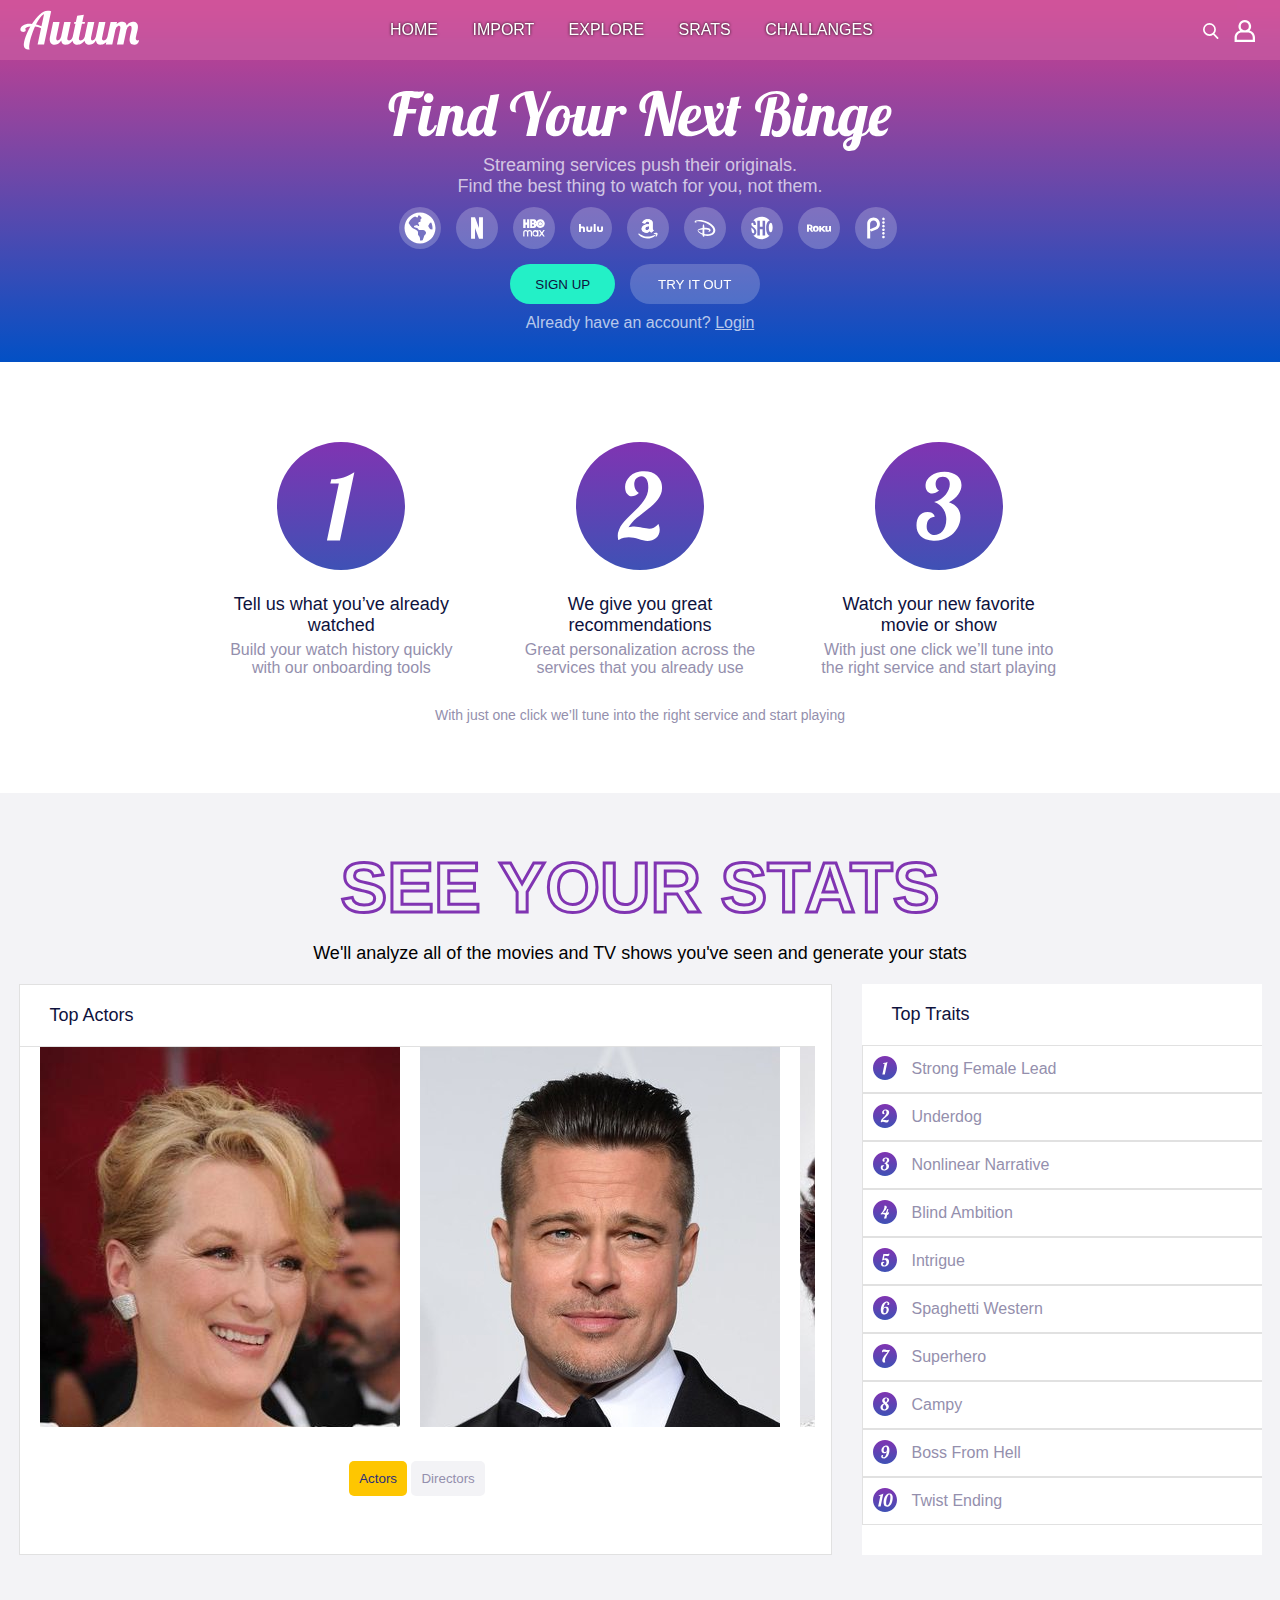
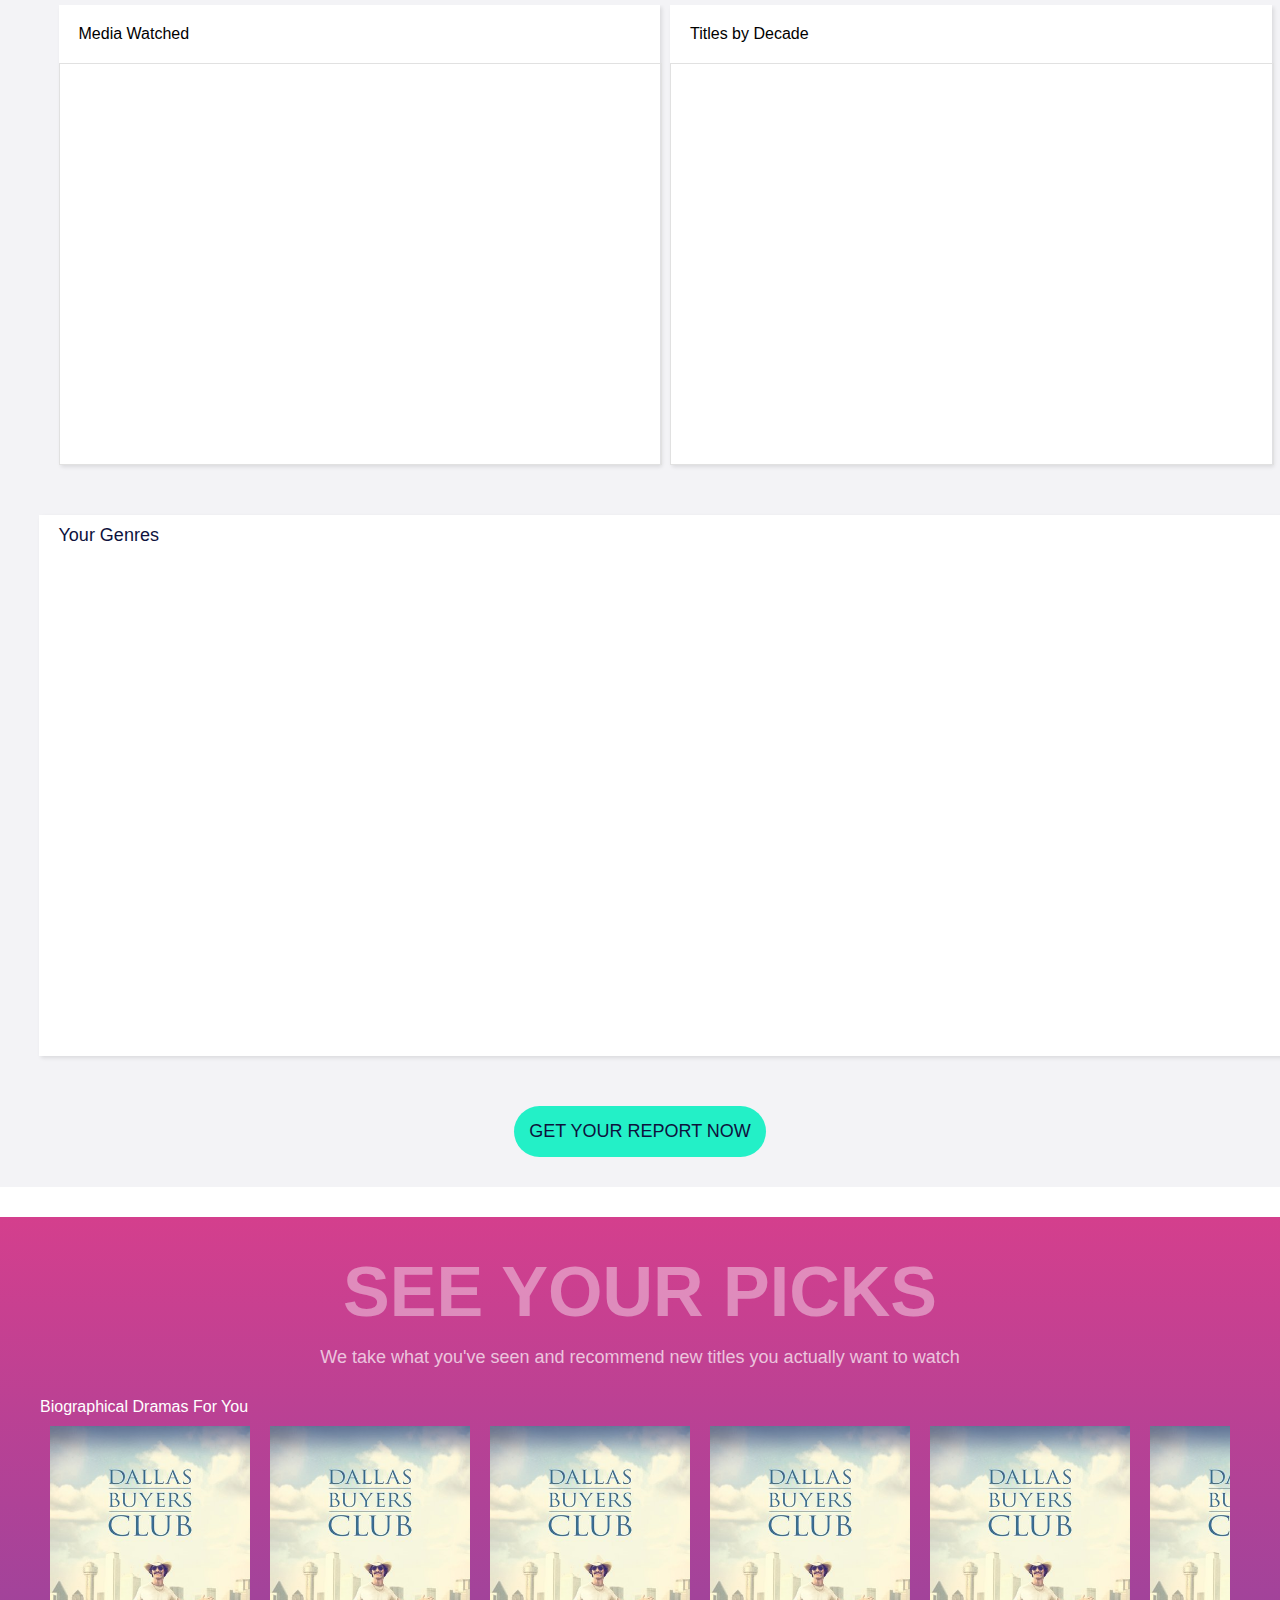
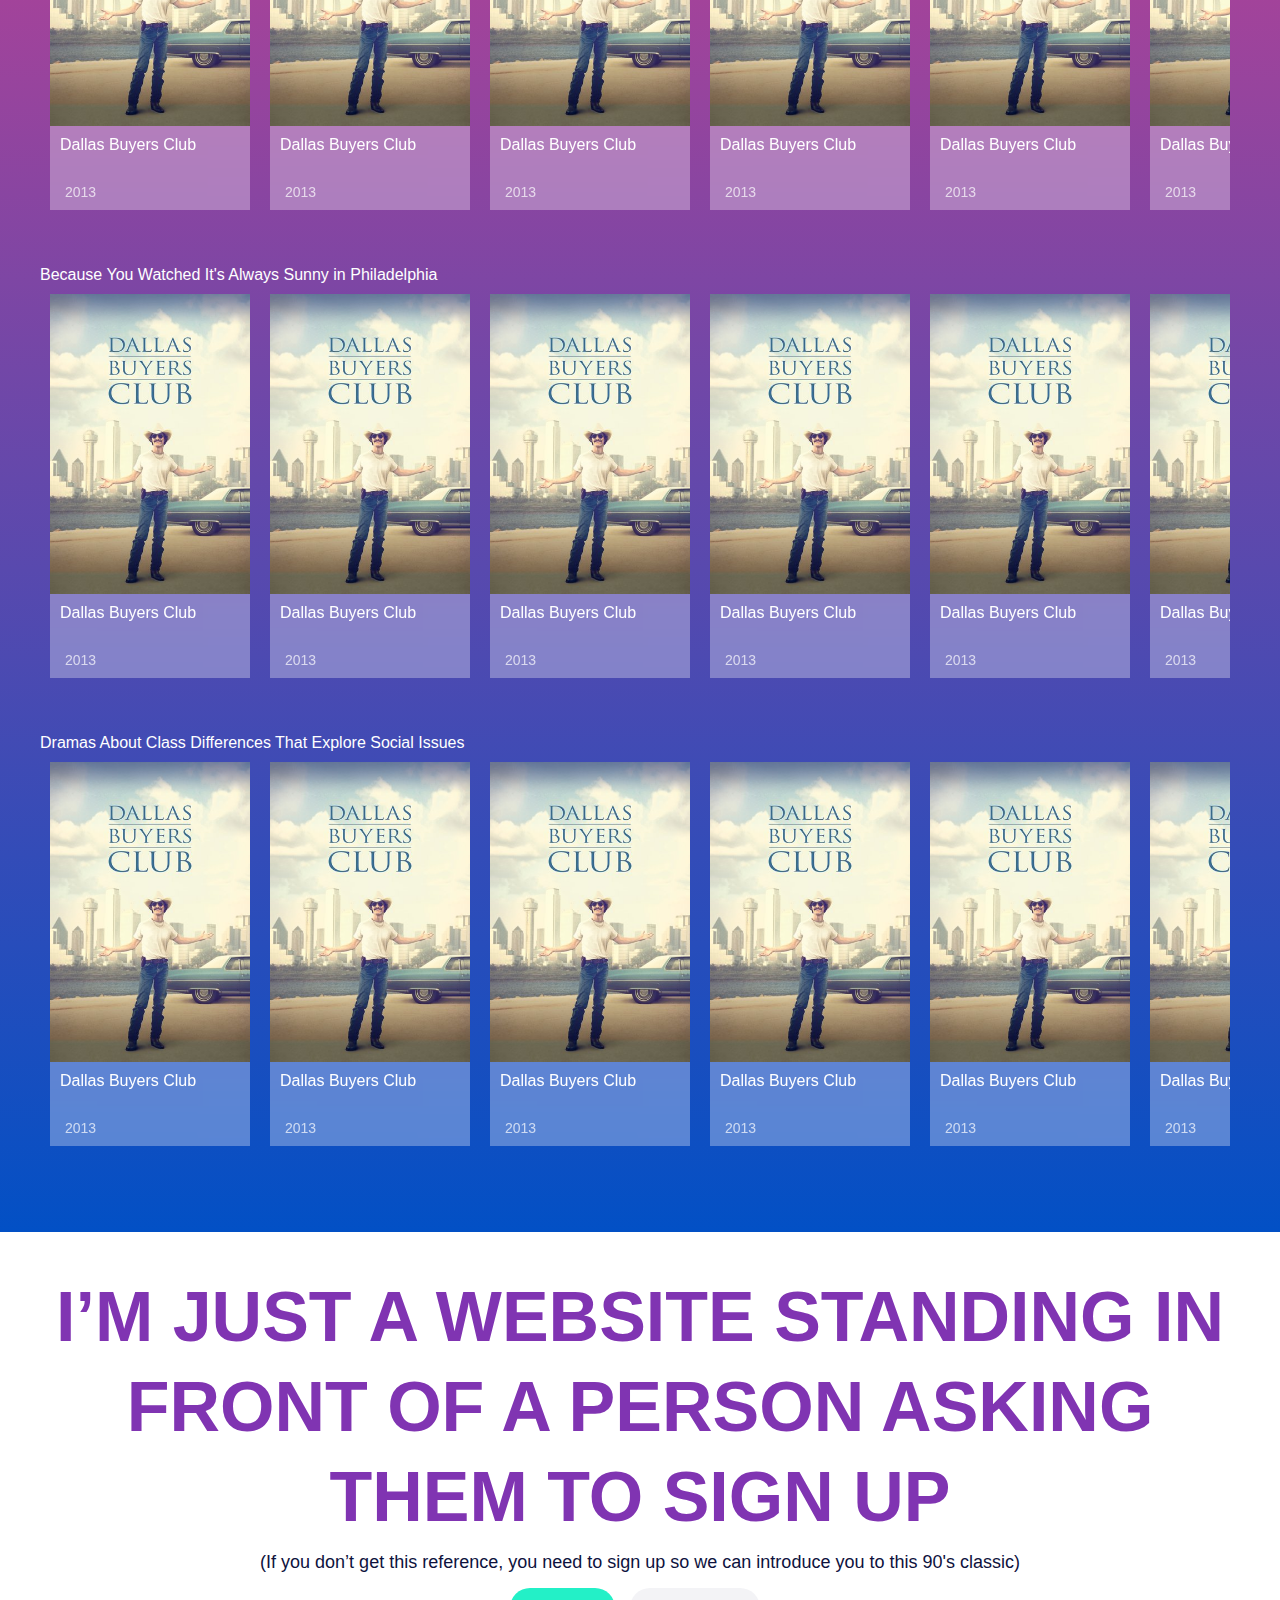
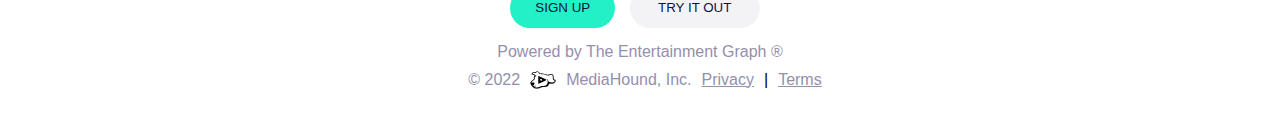
<file: html/index.html>
<!DOCTYPE html>
<html lang="en">

<head>
  <meta charset="UTF-8">
  <meta http-equiv="X-UA-Compatible" content="IE=edge">
  <meta name="viewport" content="width=device-width, initial-scale=1.0">
  <!-- css引入 -->
  <link rel="stylesheet" href="../css/default.css">
  <link rel="stylesheet" href="../css/index.css">
  <!-- ECharts引入 -->
  <script type="text/javascript" src="https://cdn.staticfile.org/echarts/4.3.0/echarts.min.js"></script>
  <title>Autumn - Find Your Next Binge</title>
</head>

<body>
  <!-- 头部 -->
  <div class="header">
    <!-- 导航 -->
    <div class="nav">
      <!-- 导航左侧悬浮区域 -->
      <div class="nav_left">
        <embed src="../src/SVG/logo.svg" type="image/svg+xml">
      </div>
      <!-- 导航右侧悬浮区域 -->
      <div class="nav_right">
        <object class="search" data="../src/SVG/search.svg" type="image/svg+xml"></object>
        <object class="user" data="../src/SVG/user.svg" type="image/svg+xml"></object>
      </div>
      <!-- 中间区域 -->
      <div class="nav_middle">
        <a href="javascript:;" id="home">HOME</a>
        <a href="javascript:;">IMPORT</a>
        <a href="javascript:;">EXPLORE</a>
        <a href="javascript:;">SRATS</a>
        <a href="javascript:;">CHALLANGES</a>
      </div>
    </div>
  </div>

  <!-- 内容区 -->
  <div class="container">
    <!-- 第一行大slogan -->
    <div class="title">
      <embed src="../src/SVG/slogan.svg" type="image/svg+xml">
    </div>
    <!-- 第二行文字 -->
    <div class="slogan">
      <p>Streaming services push their originals.<br>
        Find the best thing to watch for you, not them.</p>
    </div>
    <!-- 第三行流媒体 -->
    <div class="media_table">
      <a href="javascript:;">
        <span><embed src="../src/SVG/global.svg" type="image/svg+xml"></span>
      </a>
      <a href="javascript:;">
        <span><embed src="../src/SVG/netflix.svg" type="image/svg+xml"></span>
      </a>
      <a href="javascript:;">
        <span><embed src="../src/SVG/HBO.svg" type="image/svg+xml"></span>
      </a>
      <a href="javascript:;">
        <span><embed src="../src/SVG/hulu.svg" type="image/svg+xml"></span>
      </a>
      <a href="javascript:;">
        <span><embed src="../src/SVG/am.svg" type="image/svg+xml"></span>
      </a>
      <a href="javascript:;">
        <span><embed src="../src/SVG/disney.svg" type="image/svg+xml"></span>
      </a>
      <a href="javascript:;">
        <span><embed src="../src/SVG/SHO.svg" type="image/svg+xml"></span>
      </a>
      <a href="javascript:;">
        <span><embed src="../src/SVG/roku.svg" type="image/svg+xml"></span>
      </a>
      <a href="javascript:;">
        <span><embed src="../src/SVG/p.svg" type="image/svg+xml"></span>
      </a>
    </div>
    <!-- 第四行两个按钮 -->
    <div class="btn_table">
      <span>
        <button>SIGN UP</button>
        <button>TRY IT OUT</button>
      </span>
    </div>
    <!-- 第五行文本和登录 -->
    <div class="text">
      <p>Already have an account?</p>
      <a href="javascript:;">Login</a>
    </div>
  </div>

  <!-- 介绍区 -->
  <div class="introduce">
    <!-- 提供的服务 -->
    <div class="step_table">
      <!-- item -->
      <div class="step_item">
        <span>
          <embed src="../src/SVG/1.svg" type="image/svg+xml">
        </span>
        <p>Tell us what you’ve already watched</p>
        <p>Build your watch history quickly with our onboarding tools</p>
      </div>
      <!-- item -->
      <div class="step_item">
        <span>
          <embed src="../src/SVG/2.svg" type="image/svg+xml">
        </span>
        <p>We give you great recommendations</p>
        <p> Great personalization across the services that you already use</p>
      </div>
      <!-- item -->
      <div class="step_item">
        <span>
          <embed src="../src/SVG/3.svg" type="image/svg+xml">
        </span>
        <p>Watch your new favorite movie or show</p>
        <p>With just one click we’ll tune into the right service and start playing</p>
      </div>
    </div>
    <!-- item下的文本 -->
    <div class="txt">
      <p>With just one click we’ll tune into the right service and start playing</p>
    </div>
  </div>

  <!-- 数据统计区 -->
  <div class="stats">
    <!-- 标题 -->
    <div class="sub_title">See Your Stats</div>
    <p class="tips">We'll analyze all of the movies and TV shows you've seen and generate your stats</p>
    <div class="box">
      <!-- 数据统计左侧(明星卡片) -->
      <div class="card_list">
        <!-- 题目 -->
        <p>Top Actors</p>
        <!-- 卡片表 -->
        <div class="card_table">
          <!-- 引入内联框架 -->
          <iframe src="./starList.html" frameborder="0"></iframe>
          <!-- 两个按钮 -->
          <div class="btn_comb">
            <button>Actors</button>
            <button>Directors</button>
          </div>
        </div>
      </div>

      <!-- 数据统计右侧(热点) -->
      <div class="topic">
        <!-- 题目 -->
        <p>Top Traits</p>
        <!-- 热点话题列表 -->
        <ul>
          <li>
            <embed src="../src/SVG/1.svg" type="image/svg+xml">
            <p class="topic_item">Strong Female Lead</p>
          </li>
          <li>
            <embed src="../src/SVG/2.svg" type="image/svg+xml">
            <p class="topic_item">Underdog</p>
          </li>
          <li>
            <embed src="../src/SVG/3.svg" type="image/svg+xml">
            <p class="topic_item">Nonlinear Narrative</p>
          </li>
          <li>
            <embed src="../src/SVG/4.svg" type="image/svg+xml">
            <p class="topic_item">Blind Ambition</p>
          </li>
          <li>
            <embed src="../src/SVG/5.svg" type="image/svg+xml">
            <p class="topic_item">Intrigue</p>
          </li>
          <li>
            <embed src="../src/SVG/6.svg" type="image/svg+xml">
            <p class="topic_item">Spaghetti Western</p>
          </li>
          <li>
            <embed src="../src/SVG/7.svg" type="image/svg+xml">
            <p class="topic_item">Superhero</p>
          </li>
          <li>
            <embed src="../src/SVG/8.svg" type="image/svg+xml">
            <p class="topic_item">Campy</p>
          </li>
          <li>
            <embed src="../src/SVG/9.svg" type="image/svg+xml">
            <p class="topic_item">Boss From Hell</p>
          </li>
          <li>
            <embed src="../src/SVG/10.svg" type="image/svg+xml">
            <p class="topic_item">Twist Ending</p>
          </li>
        </ul>
      </div>
    </div>


  </div>

  <!-- 图表区 -->
  <div class="charts">
    <div class="column_box">
      <div class="box">
        <!-- 左侧图表 -->
        <div class="chart_left">
          <!-- 标题 -->
          <div>
            <p>Media Watched</p>
          </div>
          <!-- 图表 -->
          <div id="pan" class="pan" style="width: 100%; height:400px;"></div>
        </div>

        <!-- 右侧图表 -->
        <div class="chart_right">
          <!-- 标题 -->
          <div>
            <p>Titles by Decade</p>
          </div>
          <!-- 图表 -->
          <div class="straight" id="straight" style="width: 100%; height:400px">
          </div>
        </div>

      </div>

      <!-- 下方图表 -->
      <div class="chart_bottom">
        <!-- 标题 -->
        <div>
          <p>Your Genres</p>
        </div>
        <div id="chart_sun" class="chart_sun" style="width: 100%; height:500px;">
        </div>
      </div>
    </div>


    <!-- 下方图表按钮 -->
    <div class="report">
      <button>GET YOUR REPORT NOW</button>
    </div>
  </div>

  <!-- 电影选择区 -->
  <div class="p_box">
    <div class="pick">
      <!-- 标题和slogan -->
      <div>see your picks</div>
      <div>We take what you've seen and recommend new titles you actually want to watch</div>
      <!-- 电影选择 -->
      <div class="film_intro">Biographical Dramas For You</div>
      <!-- 卡片列表 -->
      <iframe src="../html/movieCard.html" frameborder="0"></iframe>
      <!-- 电影选择 -->
      <div class="film_intro">Because You Watched It's Always Sunny in Philadelphia</div>
      <!-- 卡片列表 -->
      <iframe src="../html/movieCard.html" frameborder="0"></iframe>
      <!-- 电影选择 -->
      <div class="film_intro">Dramas About Class Differences That Explore Social Issues</div>
      <!-- 卡片列表 -->
      <iframe src="../html/movieCard.html" frameborder="0"></iframe>
    </div>
  </div>

  <!-- 底部 -->
  <div class="footer">
    <div class="cell">
      <!-- 标题 -->
      <div>I’M JUST A WEBSITE STANDING IN FRONT OF A PERSON ASKING THEM TO SIGN UP</div>
      <!-- 副标题 -->
      <div>(If you don’t get this reference, you need to sign up so we can introduce you to this 90's classic)</div>
      <!-- 按钮组 -->
      <div class="btn_table">
        <span>
          <button>SIGN UP</button>
          <button style="  background-color: #f3f3f6;
          color: #0e123d;">TRY IT OUT</button>
        </span>
      </div>
      <!-- copyright -->
      <div class="copyright">Powered by The Entertainment Graph ®</div>
      <!-- 商标 -->
      <div class="meta">
        <p>© 2022</p>
        <embed src="../src/SVG/doggo.svg" type="image/svg+xml">
          <a href="javascript:;">MediaHound, Inc.</a>
          <a href="javascript:;">Privacy</a>
          <span>|</span>
          <a href="javascript:;">Terms</a>
      </div>
    </div>
  </div>
</body>
<script type="text/javascript" src="../js/stright.js"></script>
<script type="text/javascript" src="../js/pan.js"></script>
<script type="text/javascript" src="../js/sun.js"></script>

</html>
</file>
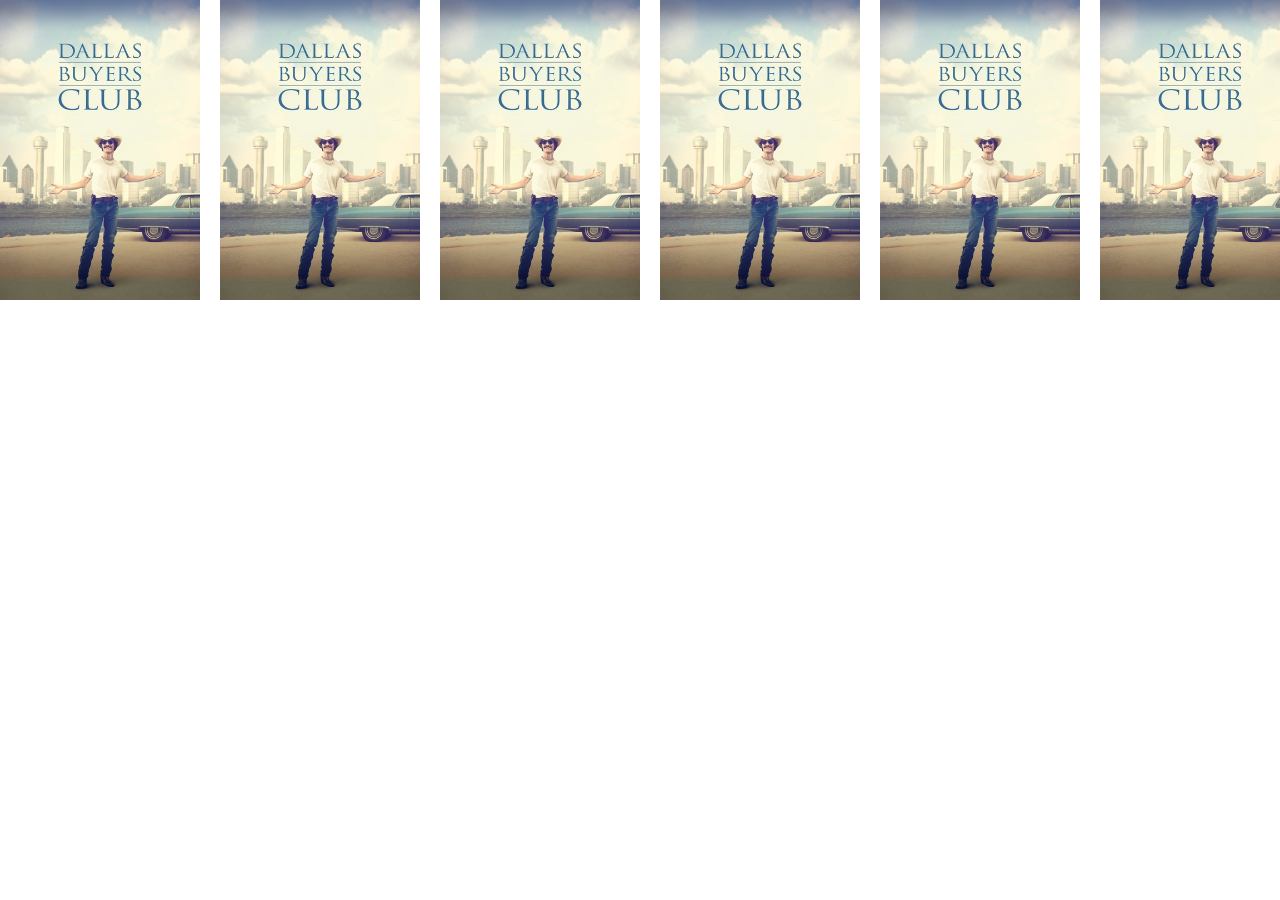
<file: html/movieCard.html>
<!DOCTYPE html>
<html lang="en">
<head>
  <meta charset="UTF-8">
  <meta http-equiv="X-UA-Compatible" content="IE=edge">
  <meta name="viewport" content="width=device-width, initial-scale=1.0">
  <link rel="stylesheet" href="../css/default.css">
  <link rel="stylesheet" href="../css/movieList.css">
  <title>电影卡片</title>
</head>
<body>
  <!-- 电影列表 -->
  <div class="movieList">
    <!-- 电影卡片 -->
    <div class="movieCard">
      <img src="../src/pic/buyer(m).jpg" alt="">
      <a href="javascript:;">Dallas Buyers Club</a>
      <div>2013</div>
    </div>
      <!-- 电影卡片 -->
      <div class="movieCard">
        <img src="../src/pic/buyer(m).jpg" alt="">
        <a href="javascript:;">Dallas Buyers Club</a>
        <div>2013</div>
      </div>
        <!-- 电影卡片 -->
    <div class="movieCard">
      <img src="../src/pic/buyer(m).jpg" alt="">
      <a href="javascript:;">Dallas Buyers Club</a>
      <div>2013</div>
    </div>
      <!-- 电影卡片 -->
      <div class="movieCard">
        <img src="../src/pic/buyer(m).jpg" alt="">
        <a href="javascript:;">Dallas Buyers Club</a>
        <div>2013</div>
      </div>
        <!-- 电影卡片 -->
    <div class="movieCard">
      <img src="../src/pic/buyer(m).jpg" alt="">
      <a href="javascript:;">Dallas Buyers Club</a>
      <div>2013</div>
    </div>
      <!-- 电影卡片 -->
      <div class="movieCard">
        <img src="../src/pic/buyer(m).jpg" alt="">
        <a href="javascript:;">Dallas Buyers Club</a>
        <div>2013</div>
      </div>
        <!-- 电影卡片 -->
    <div class="movieCard">
      <img src="../src/pic/buyer(m).jpg" alt="">
      <a href="javascript:;">Dallas Buyers Club</a>
      <div>2013</div>
    </div>
      <!-- 电影卡片 -->
      <div class="movieCard">
        <img src="../src/pic/buyer(m).jpg" alt="">
        <a href="javascript:;">Dallas Buyers Club</a>
        <div>2013</div>
      </div>
        <!-- 电影卡片 -->
    <div class="movieCard">
      <img src="../src/pic/buyer(m).jpg" alt="">
      <a href="javascript:;">Dallas Buyers Club</a>
      <div>2013</div>
    </div>
      <!-- 电影卡片 -->
      <div class="movieCard">
        <img src="../src/pic/buyer(m).jpg" alt="">
        <a href="javascript:;">Dallas Buyers Club</a>
        <div>2013</div>
      </div>
  </div>
</body>
</html>
</file>
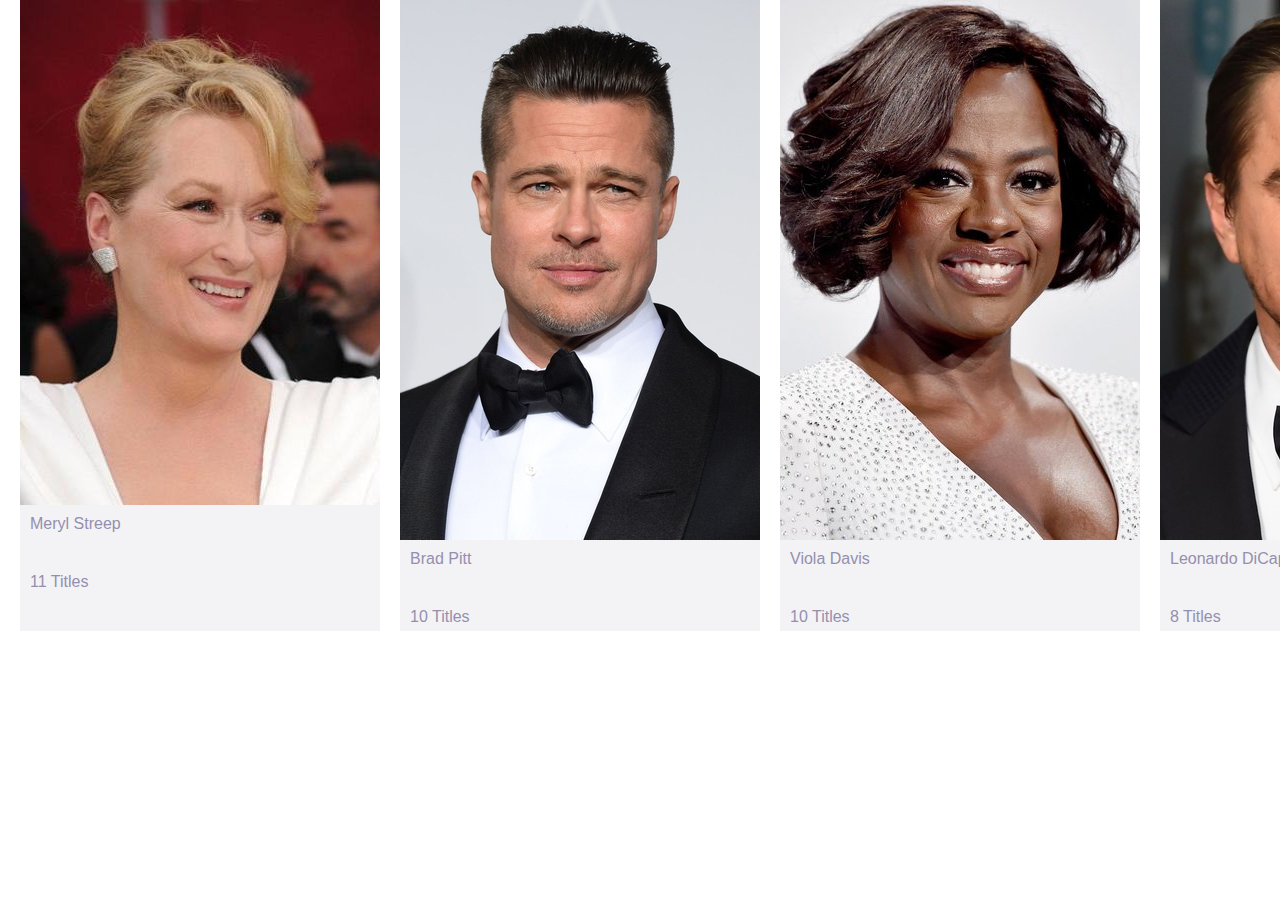
<file: html/starList.html>
<!DOCTYPE html>
<html lang="en">
<head>
  <meta charset="UTF-8">
  <meta http-equiv="X-UA-Compatible" content="IE=edge">
  <meta name="viewport" content="width=device-width, initial-scale=1.0">
  <link rel="stylesheet" href="../css/starList.css">
  <link rel="stylesheet" href="../css/default.css">
  <title>明星列表</title>
</head>
<body>
  <!-- 明星列表 -->
  <div class="star_list">
    <!-- 1 -->
    <div class="card">
      <image src="../src/pic/Meryl.jpg" alt="">
      <div><p>Meryl Streep</p></div>
      <div><p>11 Titles</p></div>
    </div>
    <!-- 2 -->
    <div class="card">
      <image src="../src/pic/Pitt.jpg" alt="">
      <div><p>Brad Pitt</p></div>
      <div><p>10 Titles</p></div>
    </div>
    <!-- 3 -->
    <div class="card">
      <image src="../src/pic/Davis.jpg" alt="">
      <div><p>Viola Davis</p></div>
      <div><p>10 Titles</p></div>
    </div>
    <!-- 4 -->
    <div class="card">
      <image src="../src/pic/Leo.jpg" alt="">
      <div><p>Leonardo DiCaprio</p></div>
      <div><p>8 Titles</p></div>
    </div>
    <!-- 5 -->
    <div class="card">
      <image src="../src/pic/Bogart.jpg" alt="">
      <div><p>Humphrey Bogart</p></div>
      <div><p>7 Titles</p></div>
    </div>
    <!-- 6 -->
    <div class="card">
      <image src="../src/pic/Depp.jpg" alt="">
      <div><p>Johnny Depp</p></div>
      <div><p>7 Titles</p></div>
    </div>
    <!-- 7 -->
    <div class="card">
      <image src="../src/pic/Hanks.jpg" alt="">
      <div><p>Tom Hanks</p></div>
      <div><p>6 Titles</p></div>
    </div>
    <!-- 8 -->
    <div class="card">
      <image src="../src/pic/Bloom.jpg" alt="">
      <div><p>Orlando Bloom</p></div>
      <div><p>6 Titles</p></div>
    </div>
    <!-- 9 -->
    <div class="card">
      <image src="../src/pic/Matthhew.jpg" alt="">
      <div><p>Matthew McConaughey</p></div>
      <div><p>6 Titles</p></div>
    </div>
    <!-- 10 -->
    <div class="card">
      <image src="../src/pic/Sandler.jpg" alt="">
      <div><p>Adam Sandler</p></div>
      <div><p>6 Titles</p></div>
    </div>

  </div>
</body>
</html>
</file>
<file: css/default.css>
*{
  margin: 0;
  padding: 0;
}
body{
  font-family: "Maven Pro", sans-serif;
  font-weight: 400;
  -webkit-font-smoothing: antialiased;
  margin: 0px;
  padding: 0px;
}
</file>
<file: css/index.css>
/* 全局样式 */
html,
body {
  height: 100%;
  width: 100%;
}

body {
  height: 100vh;
}
/* 头部 */
.header {
  top: 0px;
  box-sizing: border-box;
  position: fixed;
  background-color: rgb(255, 255, 255, 0.1);
  backdrop-filter: blur(20px);
  height: 60px;
  width: 100%;
}
/* 导航 */
.nav {
  width: 1240px;
  height: inherit;
  margin: 0 auto;
  clear: both;
}
/* 导航左 */
.nav_left {
  width: 120px;
  float: left;
  height: 40px;
}

.nav_left embed{
  margin-top: 10px;
}
/* 导航右 */
.nav_right{
  display: flex;
  overflow: hidden;
  float: right;
}
.user{
  margin-right: 5px;
  margin-top: 20px;
}
.search{
  margin-right: 15px;
  margin-top: 20px;
}
/* 导航中 */
.nav_middle{
  margin: 0 auto;
  line-height: 60px;
  width: 500px;
}
.nav_middle a{
  text-decoration: none;
  color: #ffffff;
  text-shadow: rgb(0, 0, 0) 0px 0px 3px;
}
.nav_middle a:active{
  color: #fec601;
}
.nav_middle a:nth-child(n+2){
  margin-left: 30px;
}

/* 内容区 */
.container{
   /* background-image: linear-gradient(to right, #6a11cb 0%, #2575fc 100%); */
   background-image: linear-gradient(to top, #0250c5 0%, #d43f8d 100%);
   /* background-image: linear-gradient(-225deg, #69EACB 0%, #EACCF8 48%, #6654F1 100%); */
   /* background-image: linear-gradient(-225deg, #231557 0%, #44107A 29%, #FF1361 67%, #FFF800 100%); */
  width: 100%;
  height: auto;
  padding-top: 90px;
}
/* 流媒体盒和按钮盒 */
.media_table,.btn_table{
  align-items: center;
  width: 100%;
  flex-direction: row;
  display: flex;
  flex-wrap: wrap;
  flex: 1 1 0%;
  justify-content: center;
}
.media_table a{
  margin-left: 15px;
}
.media_table span{
  display: flex;
  justify-content: center;
  border-radius: 50%;
  background-color: rgba(255, 255, 255, 0.223);
  padding: 5px;
}
.media_table embed{
  width: 32px;
  height: 32px;
}
/* 标语样式 */
.slogan{
  text-align: center;
  margin-bottom: 10px;
  color:rgba(255, 255, 255, 0.7);
  font-size: 18px;
}
.title{
  text-align: center;
}
/* 登录注册按钮样式 */
.btn_table button{
  border: none;
  border-radius: 40px;
  margin-top: 15px;
  display: inline-block;
  height: 40px;
  cursor: pointer;
  margin-right: 10px;
}
.btn_table button:first-child{
  width: 105px;
  color: rgb(14, 18, 61);
  background-color: rgb(35, 240, 199);
}
.btn_table button:last-child{
  width: 130px;
  background-color: rgba(255, 255, 255, 0.2);
  color: rgb(255, 255, 255);
  transform: scale(1);
}
/* 文本 */
.text{
  text-align: center;
  margin-top: 10px;
  background-color: inherit;
  color:rgba(255, 255, 255, 0.7);
}
.text p,.text a{
  margin-bottom: 30px;
}
.text p{
  display: inline-block;
}
.text a{
  text-decoration: underline;
  color: rgba(255, 255, 255, 0.7);
}

/* 介绍区 */
.introduce{
  width: 100%;
  padding-top: 50px;
  padding-bottom: 50px;
}
/* 服务盒子 */
.step_table{
  margin: 0 auto;
  align-items: center;
  width: 70%;
  flex-direction: row;
  display: flex;
  flex-wrap: wrap;
  flex: 1 1 0%;
  justify-content: center;
}
.step_item{
  align-items: center;
  flex-direction:column;
  display: flex;
  flex-wrap: wrap;
  flex: 1 1 0%;
  justify-content: center;
  padding: 30px;
}
.step_item embed{
  width: 128px;
  height: 128px;
}
.step_item span{
  display: inline-block;
  border-radius: 50%;
  border: none;
  margin-bottom: 20px;
}
.step_item p{
  text-align: center;
  font-weight: 400;
}
.step_item p:nth-child(3){
  color: rgb(148, 143, 173);
}
.step_item p:nth-child(2){
  font-size: 18px;
  font-family: "josefin sans", Arial, sans-serif;
  color: rgb(14, 18, 61);
  margin-bottom: 5px;
}
.txt{
  margin-bottom: 20px;
  text-align: center;
}
.txt p{
  font-size: 14px;
  color: rgb(148, 143, 173);
}

/* 统计区 */
.column_box{
  display: flex;
  flex-direction: column;
  justify-content: center;
  flex-wrap: wrap;
  flex: 1,1,0%;
  width: 1243px;
  margin: 0 auto;
}
.box{
  display: flex;
  flex-direction: row;
  justify-content: center;
  flex-wrap: wrap;
  flex: 1,1,0%;
  width: 1243px;
  margin: 0 auto;
}
.stats{
  width: 100%;
  padding-top: 50px;
  padding-bottom: 50px;
  text-align: center;
  background-color: #f3f3f6;
  overflow: hidden;
}
.sub_title{
  font-family: "josefin sans", Arial, sans-serif;
  font-weight: 700;
  color: transparent;
  font-size: 70px;
  line-height: 90px;
  margin-bottom: 10px;
  padding-top: 0px;
  text-align: center;
  text-transform: uppercase;
  -webkit-text-fill-color: rgb(243, 243, 246);
  -webkit-text-stroke: 3px rgb(128, 52, 178);
}
.tips{
  font-family: "josefin sans", Arial, sans-serif;
  font-weight: 400;
  font-size: 18px;
  margin-bottom: 20px;
}
/* 数据左侧区域(明星卡片) */
.card_list{
  background-color: #ffffff;
  border: 1px solid #e1e1e1;
  height: 100%;
  display: flex;
  flex-direction: column;
  flex-wrap: wrap;
  flex: 1 1 0%;
  margin-right: 10px;
}
.card_list p,.topic p:first-child{
  text-align: left;
  font-family: "josefin sans", Arial, sans-serif;
  font-size: 18px;
  color: rgb(14, 18, 61);
  margin:20px 30px;
}
.card_table{
  overflow: hidden;
  width: 795px;
  height: 80%;
  border-top: 1px solid #e1e1e1;
}
.card_table iframe{
  overflow: hidden;
  height: 380px;
  width: 100%;
}
.btn_comb{
  margin: 30px auto 57.5px;
}
.btn_comb button{
  appearance: none;
  border: 0px;
  border-radius: 5px;
  cursor: pointer;
  opacity: 1;
  outline: none;
  padding: 10px;
}
.btn_comb button:nth-child(1){
  background-color: #fec601;
  color: #2b2e7b;
}
.btn_comb button:nth-child(2){
  background-color: #f3f3f6;
  color: rgb(148, 143, 173);
}
/* 数据统计右侧区域 */
.topic{
  background-color: #ffffff;
  margin-left: 20px;
  width: 400px;
}
.topic ul{
  list-style: none;
  display: flex;
  flex-direction: column;
  flex-wrap: wrap;
  flex: 1 1 0%;
  justify-content: center;
}
.topic li{
  display: flex;
  flex-direction: row;
  flex-wrap: wrap;
  flex: 1 1 0%;
  justify-content: left;
  border-top: 1px solid #e1e1e1;
  border-left: 1px solid #e1e1e1;
  border-bottom: 1px solid #e1e1e1;
}
.topic embed{
  margin: 10px;
  width: 24px;
  height: 24px;
}
.topic_item{
  margin: 14px 5px;
  color: rgb(148, 143, 173);
}
/* 图表区 */
.charts{
  width: 100%;
  background-color: #f3f3f6;
  overflow: hidden;
  margin-bottom: 30px;
}
/* 左右侧图表 */
.chart_left,.chart_right{
  background: #ffffff;
  display: flex;
  flex-direction: column;
  flex-wrap: wrap;
  flex: 1 1 0%;
  box-shadow: rgba(0, 0, 0, 0.1) 2px 2px 4px;
  margin-bottom: 30px;
}
.chart_left{
  float: left;
  margin-left: 20px;
  margin-right: 10px;
  width: 30%;
}
.chart_right{
  float: right;
  margin-right: 10px;
  width: 66%;
}
.chart_left p,.chart_right p{
  text-align: left;
  margin: 20px;
}
.pan,.straight{
  margin: 0 auto;
  border: 1px solid #e1e1e1;
}
/* 下方图表 */
.chart_bottom{
  overflow: hidden;
  width: 100%;
  background-color: #ffffff;
  margin: 20px;
  box-shadow: rgba(0, 0, 0, 0.1) 2px 2px 4px;
}
.chart_bottom p{
  font-family: "josefin sans", Arial, sans-serif;
  font-weight: 400;
  font-size: 18px;
  color: rgb(14, 18, 61);
  margin: 10px 20px;
}
.chart_sun{
  margin-right: 20px;
  padding: 50px auto;
}
.report{
 margin: 30px auto;
 display: flex;
 flex-direction: row;
 justify-content: center;
}
.report button{
  padding: 15px;
  display: inline-block;
  background-color: rgb(35, 240, 199);
  color: rgb(14, 18, 61);
  cursor: pointer;
  border-radius: 40px;
  border: none;
  font-size: 18px;
}
/* 电影选择区 */
.p_box{
  background-image: linear-gradient(to top, #0250c5 0%, #d43f8d 100%);
  width: 100%;
}
.pick{
  display: flex;
  flex-wrap: wrap;
  flex-direction: column;
  flex: 1 1 0%;
  justify-content: center;
  padding: 30px 10px;
  margin: 0 auto;
  width: 1200px;
}
.pick div:first-child{
  font-family: "josefin sans", Arial, sans-serif;
  font-weight: 700;
  color: transparent;
  font-size: 70px;
  line-height: 90px;
  margin-bottom: 10px;
  padding-top: 0px;
  text-align: center;
  text-transform: uppercase;
  -webkit-text-fill-color: rgba(255, 255, 255, 0.4);
  -webkit-text-stroke: 3px transparent;
}
.pick div:nth-child(2){
  color: rgba(255, 255, 255, 0.7);
  font-size: 18px;
  margin: 0px;
  text-align: center;
  margin-bottom: 30px;
}
.film_intro{
  font-family: "Maven Pro", sans-serif;
  font-weight: 400;
  -webkit-font-smoothing: antialiased;
  color: rgb(255, 255, 255);
  margin: 0px;
  padding: 0px;
}
.pick iframe{
  overflow: hidden;
  height: 410px;
  padding: 10px;
  margin-bottom: 20px;
}
.footer{
  background-color: #ffffff;
  width: 100%;
}
.cell{
  width: 1243px;
  display: flex;
  flex-direction: column;
  justify-content: center;
  margin: 0 auto;
}
.cell div:first-child{
  margin-top: 40px;
  font-family: "josefin sans", Arial, sans-serif;
  font-weight: 700;
  color: transparent;
  font-size: 70px;
  line-height: 90px;
  margin-bottom: 10px;
  padding-top: 0px;
  text-align: center;
  text-transform: uppercase;
  -webkit-text-fill-color: rgb(128, 52, 178);
  -webkit-text-stroke: 3px transparent;
}
.cell div:nth-child(2){
  font-family: "josefin sans", Arial, sans-serif;
  font-weight: 400;
  font-size: 18px;
  margin: 0px;
  padding: 0px;
  text-align: center;
  color: rgb(14, 18, 61);
}
.copyright{
  color: rgb(148, 143, 173);
  transform: scale(1);
  cursor: pointer;
  text-align: center;
  margin-top: 15px;
  margin-bottom: 10px;
}
.meta{
  color: rgb(148, 143, 173);
  display: flex;
  flex-direction: row;
  justify-content: center;
  flex-wrap: nowrap;
  flex:1,1,0%;
}
.meta :nth-child(n){
  margin-left: 10px;
  margin-bottom: 50px;
}
.meta a:nth-child(3){
  text-decoration: none;
  color: rgb(148, 143, 173);
}
.meta span{
  color: #000;
}
.meta a:nth-child(4),.meta a:nth-child(6){
  color: rgb(148, 143, 173);
}
</file>
<file: css/movieList.css>
.movieList{
  display: flex;
  width: 100%;
  flex-direction: row;
  flex-wrap: nowrap;
  padding: 0;
  margin-right: 10px;
}
.movieCard{
  display: flex;
  height: 100%;
  flex-direction: column;
  flex-wrap: nowrap;
  justify-content: center;
  background-color: rgba(255, 255, 255, 0.308);
  backdrop-filter: blur(20px);
  margin-right: 20px;
}
.movieCard img{
  width: 200px;
  height: 300px;
  margin: 0;
}
.movieCard a{
  text-decoration: none;
  text-align: left;
  font-family: "josefin sans", Arial, sans-serif;
  font-weight: 400;
  color: inherit;
  font-size: 16px;
  margin: 10px 10px 30px 10px;
  color: #ffffff;
}
.movieCard div:last-child{
  color: rgba(255, 255, 255, 0.7);
  font-size: 14px;
  text-align: left;
  margin:0px 10px 10px 15px;
}
</file>
<file: css/starList.css>
.star_list{
  background-color: #ffffff;
  width: 100%;
  height: 100%;
  display: flex;
  flex-direction: row;
  /* justify-content: center; */
  padding: 0px;
}
.card{
  background-color: #f3f3f6;
  display: flex;
  flex-direction: column;
  /* justify-content: center; */
  border: none;
  margin-left: 20px;
}
.card image{
  display: inline-block;
  width: 180px;
  height: 240px;
}
.card div:nth-child(2) p{
  color: rgb(148, 143, 173);
  margin: 10px 10px 30px;
}
.card div:last-child p{
  color:rgb(148, 143, 173);
  margin: 10px 10px 5px;
}
</file>
